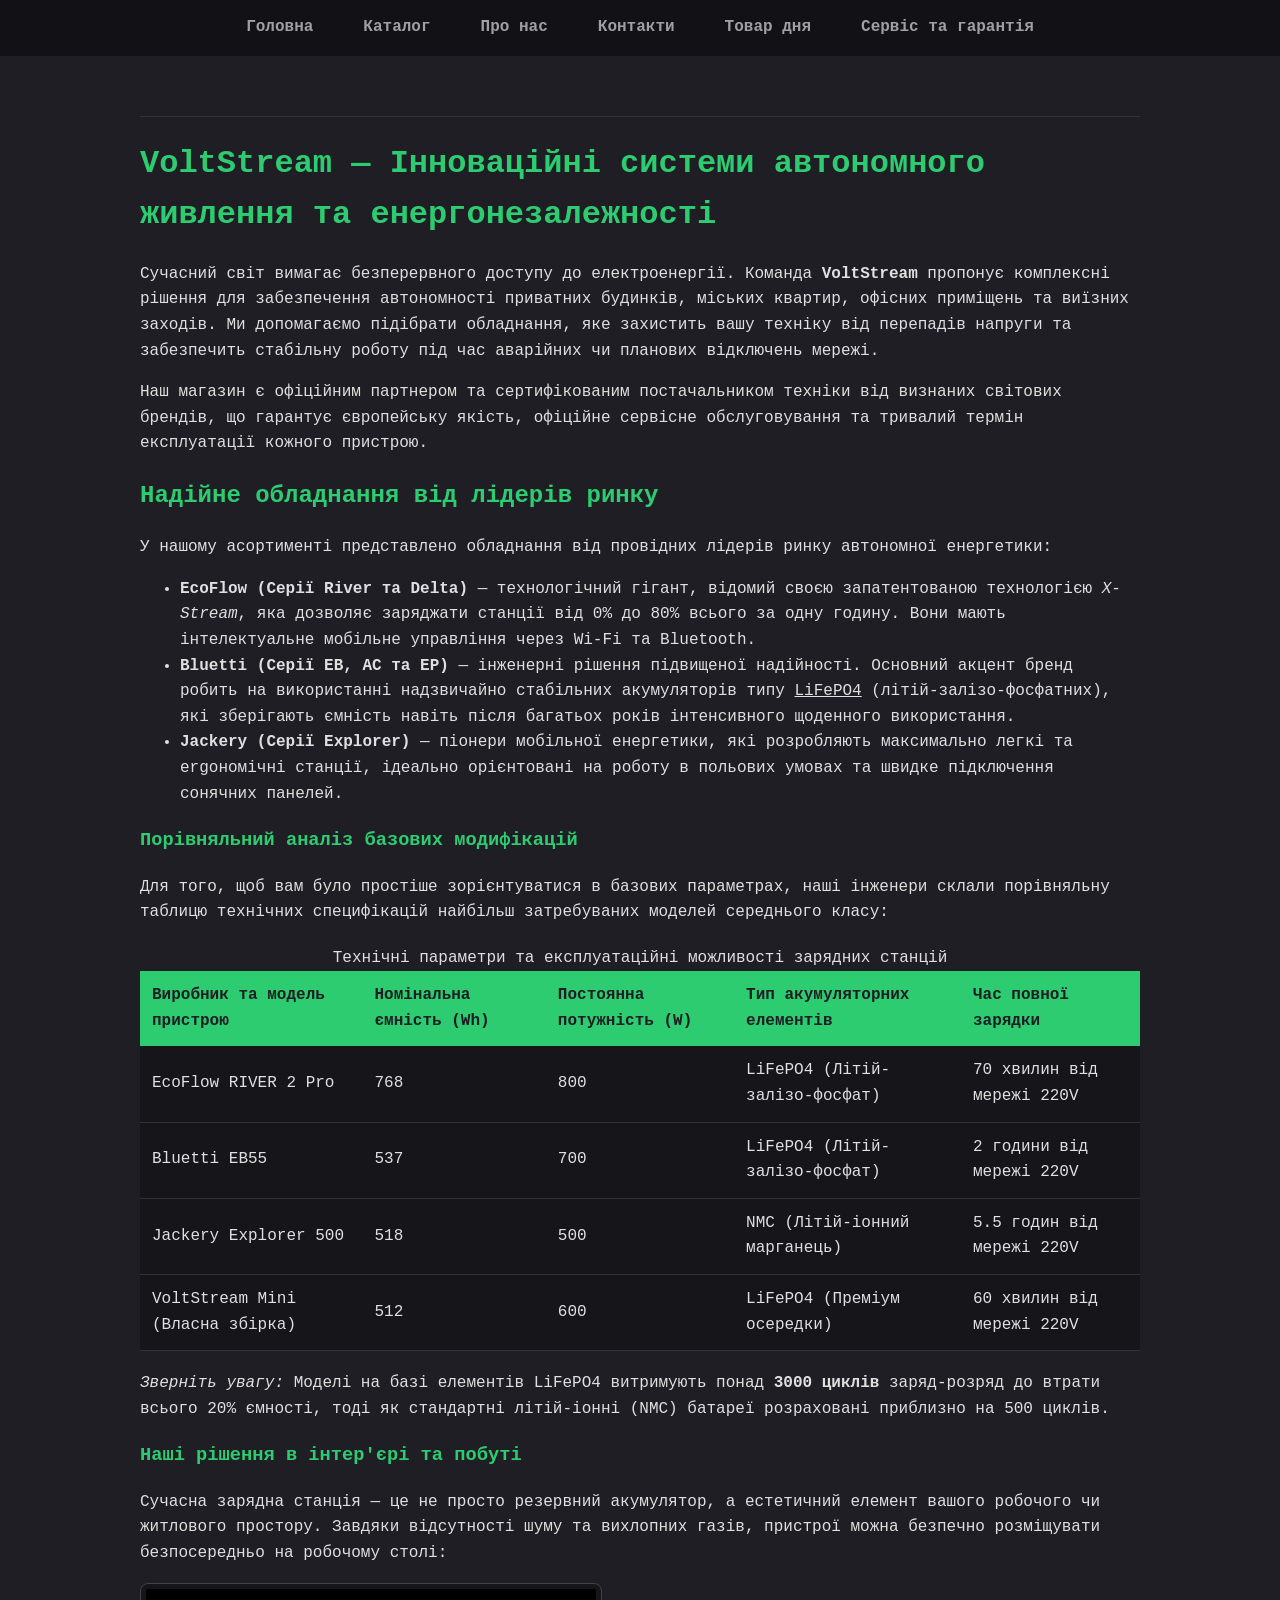
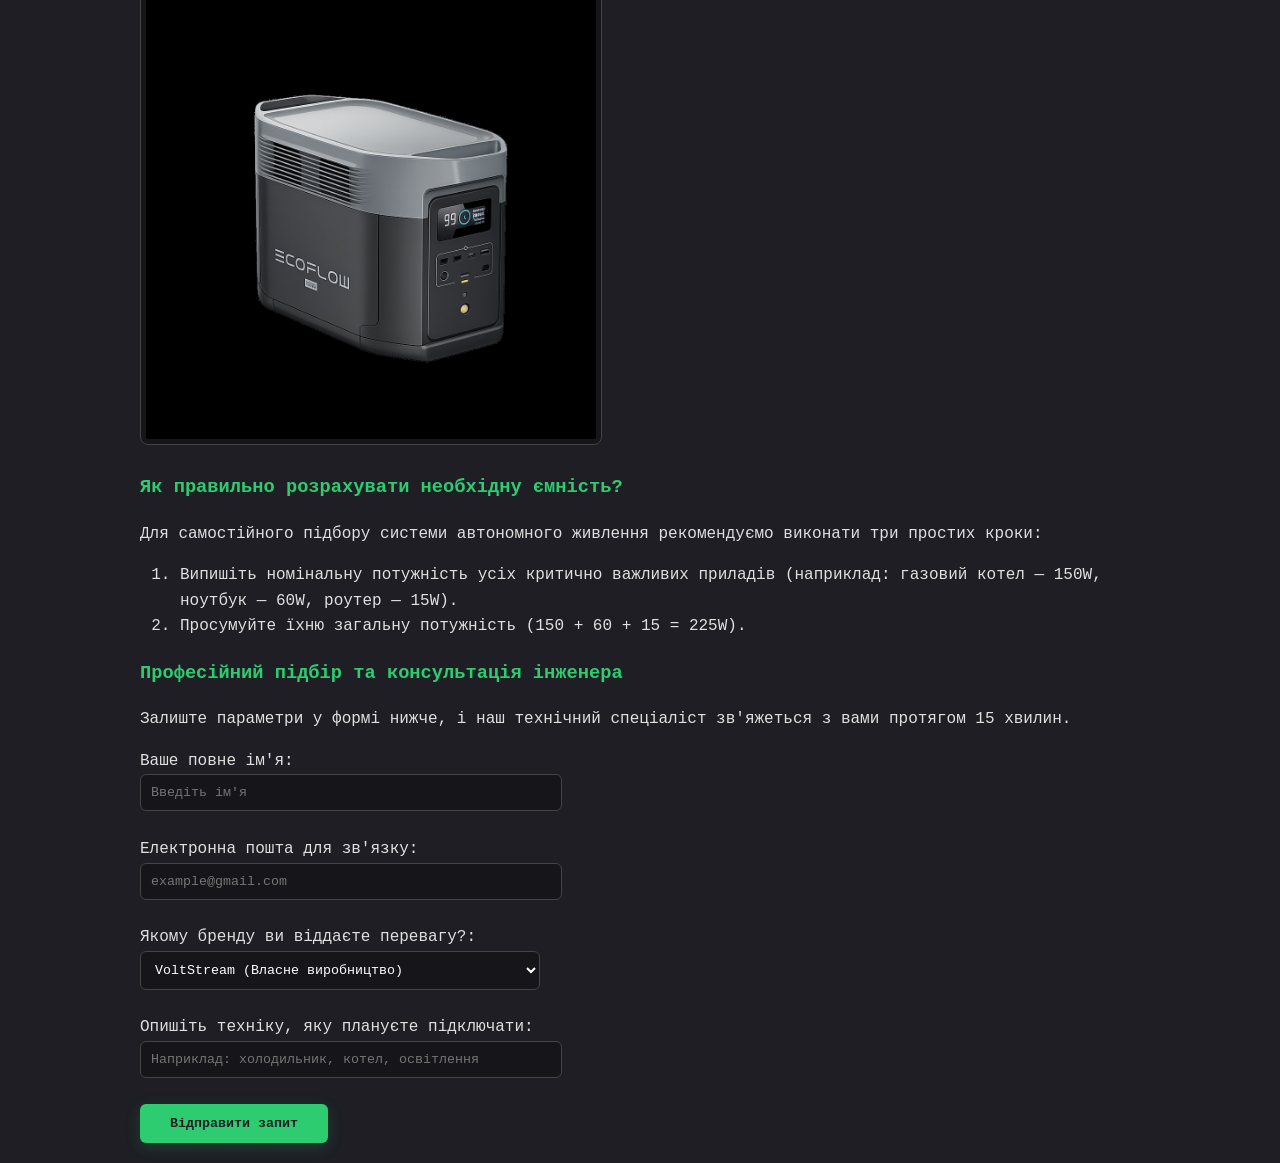
<file: index.html>
<!DOCTYPE html>
<html lang="uk">
<head>
    <meta charset="UTF-8">
    <link rel="stylesheet" href="style.css">
    <title>VoltStream — Головна сторінка</title>
</head>
<body>

    <nav class="nav-menu">
        <ul class="nav-list">
            <li><a href="index.html" class="nav-link">Головна</a></li>
            <li><a href="catalog.html" class="nav-link">Каталог</a></li>
            <li><a href="company.html" class="nav-link">Про нас</a></li>
            <li><a href="contacts.html" class="nav-link">Контакти</a></li>
            <li><a href="product.html" class="nav-link">Товар дня</a></li>
            <li><a href="service.html" class="nav-link">Сервіс та гарантія</a></li>
        </ul>
    </nav>
   
    <div class="container">

        <hr>

        <h1>VoltStream — Інноваційні системи автономного живлення та енергонезалежності</h1>
        
        <p>Сучасний світ вимагає безперервного доступу до електроенергії. Команда <strong>VoltStream</strong> пропонує комплексні рішення для забезпечення автономності приватних будинків, міських квартир, офісних приміщень та виїзних заходів. Ми допомагаємо підібрати обладнання, яке захистить вашу техніку від перепадів напруги та забезпечить стабільну роботу під час аварійних чи планових відключень мережі.</p>

        <p>Наш магазин є офіційним партнером та сертифікованим постачальником техніки від визнаних світових брендів, що гарантує європейську якість, офіційне сервісне обслуговування та тривалий термін експлуатації кожного пристрою.</p>

        <div>
            <h2>Надійне обладнання від лідерів ринку</h2>
            <p>У нашому асортименті представлено обладнання від провідних лідерів ринку автономної енергетики:</p>
            
            <ul>
                <li><strong>EcoFlow (Серії River та Delta)</strong> — технологічний гігант, відомий своєю запатентованою технологією <i>X-Stream</i>, яка дозволяє заряджати станції від 0% до 80% всього за одну годину. Вони мають інтелектуальне мобільне управління через Wi-Fi та Bluetooth.</li>
                <li><b>Bluetti (Серії EB, AC та EP)</b> — інженерні рішення підвищеної надійності. Основний акцент бренд робить на використанні надзвичайно стабільних акумуляторів типу <u>LiFePO4</u> (літій-залізо-фосфатних), які зберігають ємність навіть після багатьох років інтенсивного щоденного використання.</li>
                <li><b>Jackery (Серії Explorer)</b> — піонери мобільної енергетики, які розробляють максимально легкі та ergономічні станції, ідеально орієнтовані на роботу в польових умовах та швидке підключення сонячних панелей.</li>
            </ul>
        </div>

        <h3>Порівняльний аналіз базових модифікацій</h3>
        <p>Для того, щоб вам було простіше зорієнтуватися в базових параметрах, наші інженери склали порівняльну таблицю технічних специфікацій найбільш затребуваних моделей середнього класу:</p>

        <table class="tech-table">
            <caption>Технічні параметри та експлуатаційні можливості зарядних станцій</caption>
            <tr>
                <th>Виробник та модель пристрою</th>
                <th>Номінальна ємність (Wh)</th>
                <th>Постоянна потужність (W)</th>
                <th>Тип акумуляторних елементів</th>
                <th>Час повної зарядки</th>
            </tr>
            <tr>
                <td>EcoFlow RIVER 2 Pro</td>
                <td>768</td>
                <td>800</td>
                <td>LiFePO4 (Літій-залізо-фосфат)</td>
                <td>70 хвилин від мережі 220V</td>
            </tr>
            <tr>
                <td>Bluetti EB55</td>
                <td>537</td>
                <td>700</td>
                <td>LiFePO4 (Літій-залізо-фосфат)</td>
                <td>2 години від мережі 220V</td>
            </tr>
            <tr>
                <td>Jackery Explorer 500</td>
                <td>518</td>
                <td>500</td>
                <td>NMC (Літій-іонний марганець)</td>
                <td>5.5 годин від мережі 220V</td>
            </tr>
            <tr>
                <td>VoltStream Mini (Власна збірка)</td>
                <td>512</td>
                <td>600</td>
                <td>LiFePO4 (Преміум осередки)</td>
                <td>60 хвилин від мережі 220V</td>
            </tr>
        </table>

        <p><i>Зверніть увагу:</i> Моделі на базі елементів LiFePO4 витримують понад <b>3000 циклів</b> заряд-розряд до втрати всього 20% ємності, тоді як стандартні літій-іонні (NMC) батареї розраховані приблизно на 500 циклів.</p>

        <h3>Наші рішення в інтер'єрі та побуті</h3>
        <p>Сучасна зарядна станція — це не просто резервний акумулятор, а естетичний елемент вашого робочого чи житлового простору. Завдяки відсутності шуму та вихлопних газів, пристрої можна безпечно розміщувати безпосередньо на робочому столі:</p>
        
        <p>
            <img class="product-img" src="station.jpg" alt="Сучасна зарядна станція EcoFlow" width="450" />
        </p>

        <h3>Як правильно розрахувати необхідну ємність?</h3>
        <p>Для самостійного підбору системи автономного живлення рекомендуємо виконати три простих кроки:</p>
        <ol>
            <li>Випишіть номінальну потужність усіх критично важливих приладів (наприклад: газовий котел — 150W, ноутбук — 60W, роутер — 15W).</li>
            <li>Просумуйте їхню загальну потужність (150 + 60 + 15 = 225W).</li>
        </ol>

        <h3>Професійний підбір та консультація інженера</h3>
        <p>Залиште параметри у формі нижче, і наш технічний спеціаліст зв'яжеться з вами протягом 15 хвилин.</p>
        
        <form action="#" onsubmit="alert('Запит надіслано!')">
            <label for="userName">Ваше повне ім'я:</label><br>
            <input class="form-input" type="text" id="userName" name="userName" placeholder="Введіть ім'я" required><br><br>
            
            <label for="userEmail">Електронна пошта для зв'язку:</label><br>
            <input class="form-input" type="email" id="userEmail" name="userEmail" placeholder="example@gmail.com" required><br><br>
            
            <label for="userBrand">Якому бренду ви віддаєте перевагу?:</label><br>
            <select class="form-input" id="userBrand" name="userBrand">
                <option value="voltstream">VoltStream (Власне виробництво)</option>
                <option value="ecoflow">EcoFlow</option>
                <option value="bluetti">Bluetti</option>
                <option value="jackery">Jackery</option>
            </select><br><br>

            <label for="userDevice">Опишіть техніку, яку плануєте підключати:</label><br>
            <input class="form-input" type="text" id="userDevice" name="userDevice" placeholder="Наприклад: холодильник, котел, освітлення"><br><br>
            
            <button class="btn-submit" type="submit">Відправити запит</button>
        </form>

    </div>
</body>
</html>
</file>
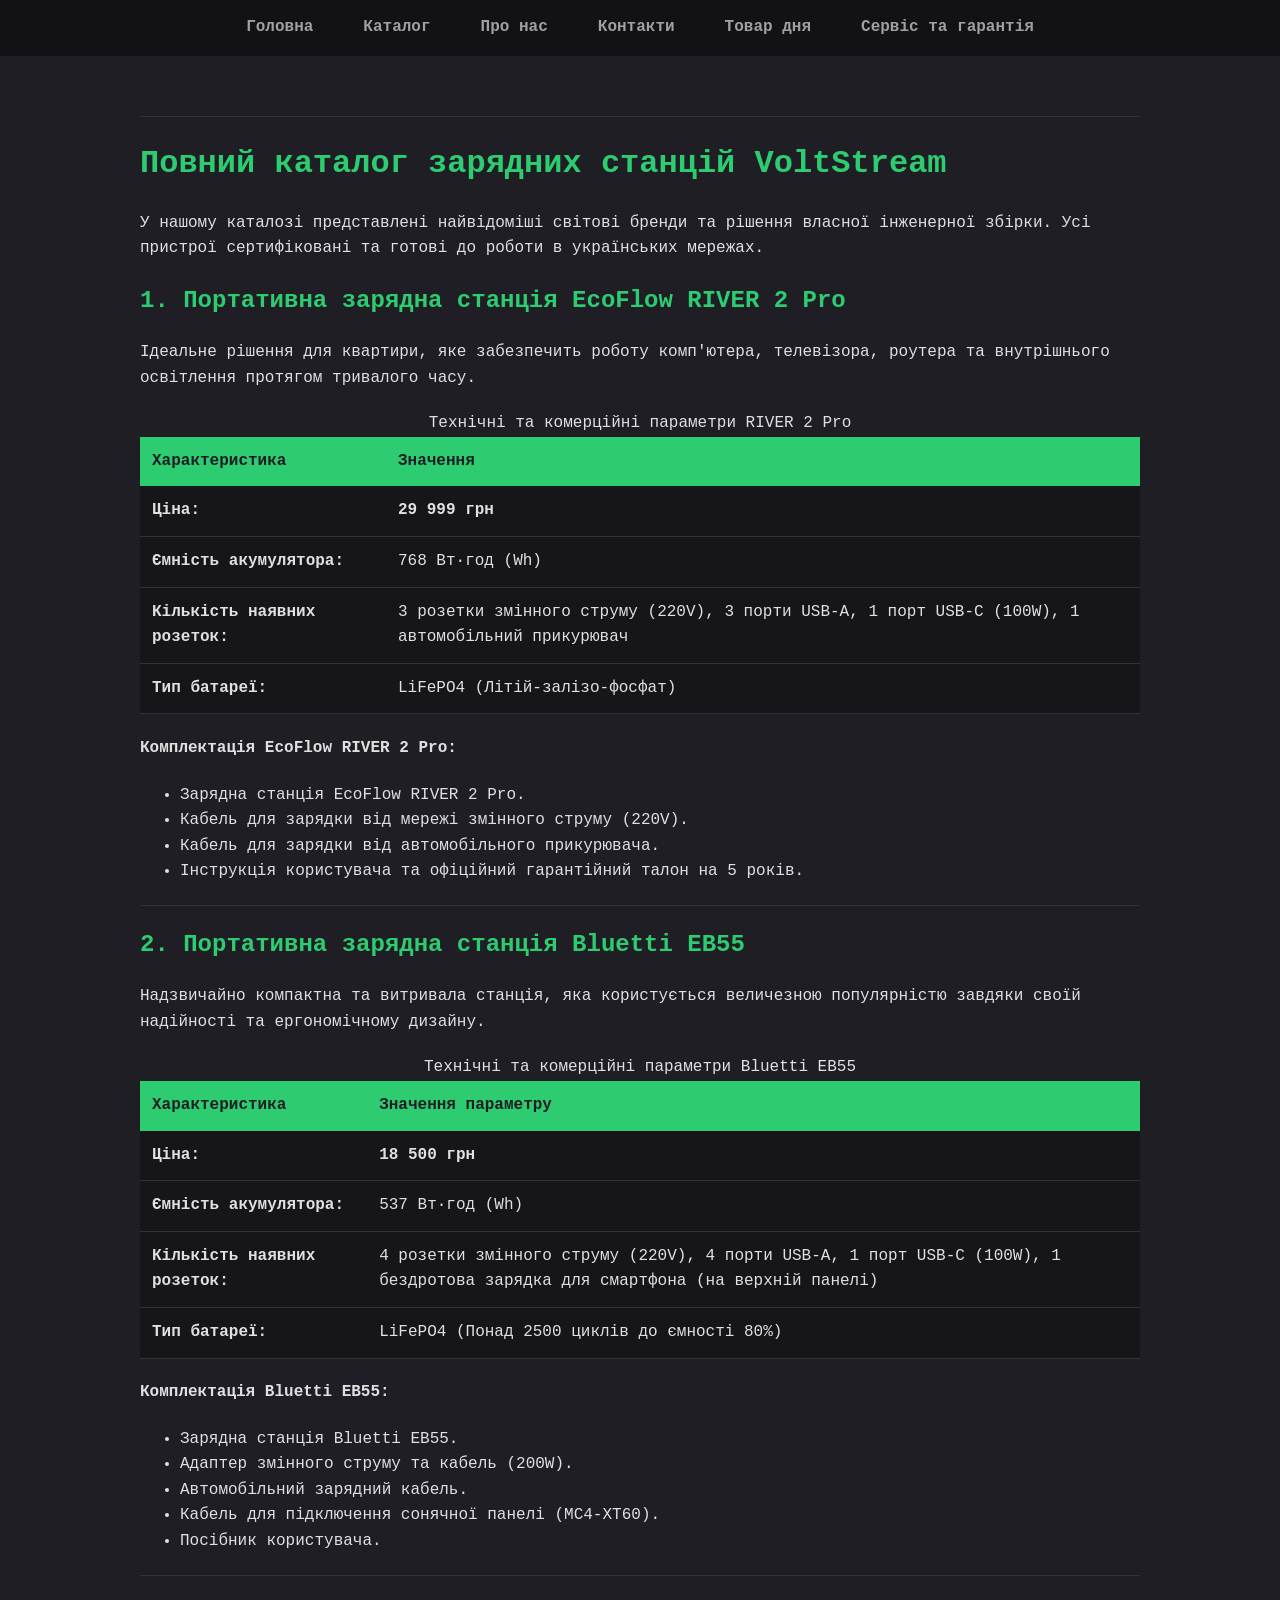
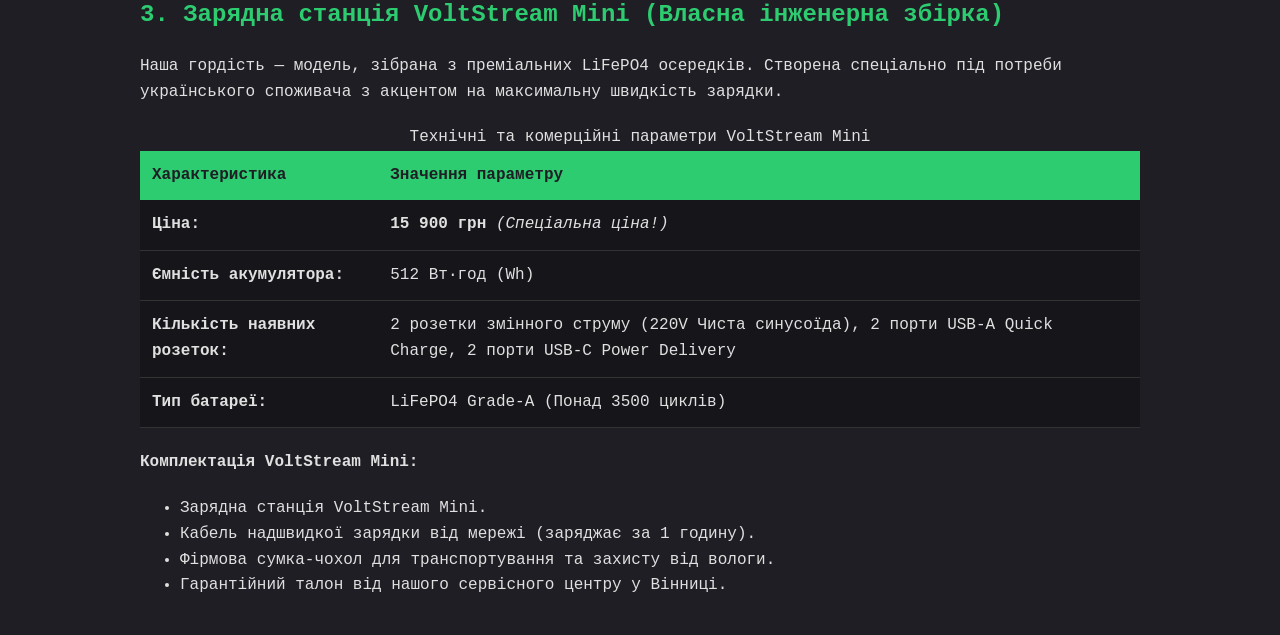
<file: catalog.html>
<!DOCTYPE html>
<html lang="uk">
<head>
    <meta charset="UTF-8">
    <link rel="stylesheet" href="style.css">
    <title>VoltStream — Каталог обладнання</title>
</head>
<body>

    <nav class="nav-menu">
        <ul class="nav-list">
            <li><a href="index.html" class="nav-link">Головна</a></li>
            <li><a href="catalog.html" class="nav-link">Каталог</a></li>
            <li><a href="company.html" class="nav-link">Про нас</a></li>
            <li><a href="contacts.html" class="nav-link">Контакти</a></li>
            <li><a href="product.html" class="nav-link">Товар дня</a></li>
            <li><a href="service.html" class="nav-link">Сервіс та гарантія</a></li>
        </ul>
    </nav>
    
    <div class="container">
        <hr>

        <h1>Повний каталог зарядних станцій VoltStream</h1>
        <p>У нашому каталозі представлені найвідоміші світові бренди та рішення власної інженерної збірки. Усі пристрої сертифіковані та готові до роботи в українських мережах.</p>

        <h2>1. Портативна зарядна станція EcoFlow RIVER 2 Pro</h2>
        <p>Ідеальне рішення для квартири, яке забезпечить роботу комп'ютера, телевізора, роутера та внутрішнього освітлення протягом тривалого часу.</p>
        
        <table class="tech-table">
            <caption>Технічні та комерційні параметри RIVER 2 Pro</caption>
            <tr>
                <th>Характеристика</th>
                <th>Значення</th>
            </tr>
            <tr>
                <td><strong>Ціна:</strong></td>
                <td><b>29 999 грн</b></td>
            </tr>
            <tr>
                <td><strong>Ємність акумулятора:</strong></td>
                <td>768 Вт·год (Wh)</td>
            </tr>
            <tr>
                <td><strong>Кількість наявних розеток:</strong></td>
                <td>3 розетки змінного струму (220V), 3 порти USB-A, 1 порт USB-C (100W), 1 автомобільний прикурювач</td>
            </tr>
            <tr>
                <td><strong>Тип батареї:</strong></td>
                <td>LiFePO4 (Літій-залізо-фосфат)</td>
            </tr>
        </table>

        <h4>Комплектація EcoFlow RIVER 2 Pro:</h4>
        <ul>
            <li>Зарядна станція EcoFlow RIVER 2 Pro.</li>
            <li>Кабель для зарядки від мережі змінного струму (220V).</li>
            <li>Кабель для зарядки від автомобільного прикурювача.</li>
            <li>Інструкція користувача та офіційний гарантійний талон на 5 років.</li>
        </ul>
        
        <hr>

        <h2>2. Портативна зарядна станція Bluetti EB55</h2>
        <p>Надзвичайно компактна та витривала станція, яка користується величезною популярністю завдяки своїй надійності та ергономічному дизайну.</p>
        
        <table class="tech-table">
            <caption>Технічні та комерційні параметри Bluetti EB55</caption>
            <tr>
                <th>Характеристика</th>
                <th>Значення параметру</th>
            </tr>
            <tr>
                <td><strong>Ціна:</strong></td>
                <td><b>18 500 грн</b></td>
            </tr>
            <tr>
                <td><strong>Ємність акумулятора:</strong></td>
                <td>537 Вт·год (Wh)</td>
            </tr>
            <tr>
                <td><strong>Кількість наявних розеток:</strong></td>
                <td>4 розетки змінного струму (220V), 4 порти USB-A, 1 порт USB-C (100W), 1 бездротова зарядка для смартфона (на верхній панелі)</td>
            </tr>
            <tr>
                <td><strong>Тип батареї:</strong></td>
                <td>LiFePO4 (Понад 2500 циклів до ємності 80%)</td>
            </tr>
        </table>

        <h4>Комплектація Bluetti EB55:</h4>
        <ul>
            <li>Зарядна станція Bluetti EB55.</li>
            <li>Адаптер змінного струму та кабель (200W).</li>
            <li>Автомобільний зарядний кабель.</li>
            <li>Кабель для підключення сонячної панелі (MC4-XT60).</li>
            <li>Посібник користувача.</li>
        </ul>

        <hr>

        <h2>3. Зарядна станція VoltStream Mini (Власна інженерна збірка)</h2>
        <p>Наша гордість — модель, зібрана з преміальних LiFePO4 осередків. Створена спеціально під потреби українського споживача з акцентом на максимальну швидкість зарядки.</p>
        
        <table class="tech-table">
            <caption>Технічні та комерційні параметри VoltStream Mini</caption>
            <tr>
                <th>Характеристика</th>
                <th>Значення параметру</th>
            </tr>
            <tr>
                <td><strong>Ціна:</strong></td>
                <td><b>15 900 грн</b> <i>(Спеціальна ціна!)</i></td>
            </tr>
            <tr>
                <td><strong>Ємність акумулятора:</strong></td>
                <td>512 Вт·год (Wh)</td>
            </tr>
            <tr>
                <td><strong>Кількість наявних розеток:</strong></td>
                <td>2 розетки змінного струму (220V Чиста синусоїда), 2 порти USB-A Quick Charge, 2 порти USB-C Power Delivery</td>
            </tr>
            <tr>
                <td><strong>Тип батареї:</strong></td>
                <td>LiFePO4 Grade-A (Понад 3500 циклів)</td>
            </tr>
        </table>

        <h4>Комплектація VoltStream Mini:</h4>
        <ul>
            <li>Зарядна станція VoltStream Mini.</li>
            <li>Кабель надшвидкої зарядки від мережі (заряджає за 1 годину).</li>
            <li>Фірмова сумка-чохол для транспортування та захисту від вологи.</li>
            <li>Гарантійний талон від нашого сервісного центру у Вінниці.</li>
        </ul>
    </div>
</body>
</html>
</file>
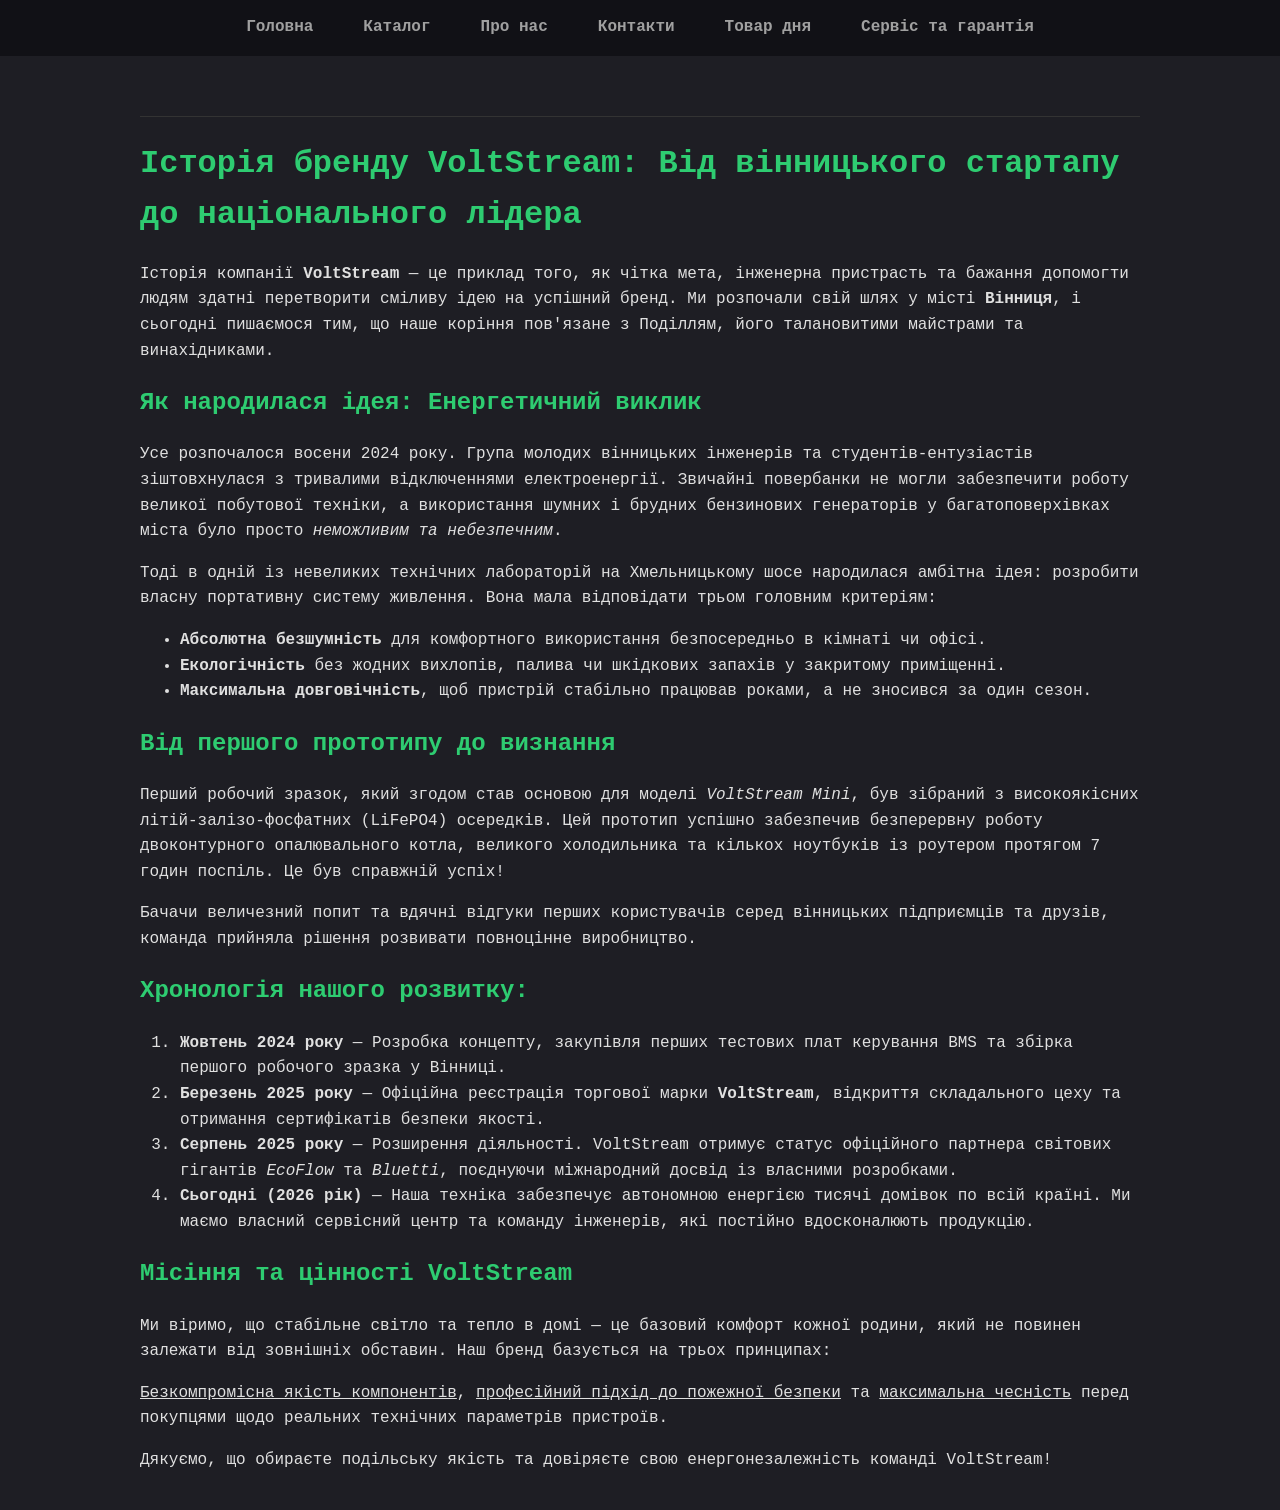
<file: company.html>
<!DOCTYPE html>
<html lang="uk">
<head>
    <meta charset="UTF-8">
    <link rel="stylesheet" href="style.css">
    <title>VoltStream — Про компанію</title>
</head>
<body>

    <nav class="nav-menu">
        <ul class="nav-list">
            <li><a href="index.html" class="nav-link">Головна</a></li>
            <li><a href="catalog.html" class="nav-link">Каталог</a></li>
            <li><a href="company.html" class="nav-link">Про нас</a></li>
            <li><a href="contacts.html" class="nav-link">Контакти</a></li>
            <li><a href="product.html" class="nav-link">Товар дня</a></li>
            <li><a href="service.html" class="nav-link">Сервіс та гарантія</a></li>
        </ul>
    </nav>
    
    <div class="container">
        <hr>

        <h1>Історія бренду VoltStream: Від вінницького стартапу до національного лідера</h1>
        
        <p>Історія компанії <strong>VoltStream</strong> — це приклад того, як чітка мета, інженерна пристрасть та бажання допомогти людям здатні перетворити сміливу ідею на успішний бренд. Ми розпочали свій шлях у місті <b>Вінниця</b>, і сьогодні пишаємося тим, що наше коріння пов'язане з Поділлям, його талановитими майстрами та винахідниками.</p>

        <h2>Як народилася ідея: Енергетичний виклик</h2>
        <p>Усе розпочалося восени 2024 року. Група молодих вінницьких інженерів та студентів-ентузіастів зіштовхнулася з тривалими відключеннями електроенергії. Звичайні повербанки не могли забезпечити роботу великої побутової техніки, а використання шумних і брудних бензинових генераторів у багатоповерхівках міста було просто <em>неможливим та небезпечним</em>.</p>
        
        <p>Тоді в одній із невеликих технічних лабораторій на Хмельницькому шосе народилася амбітна ідея: розробити власну портативну систему живлення. Вона мала відповідати трьом головним критеріям:</p>
        <ul>
            <li><b>Абсолютна безшумність</b> для комфортного використання безпосередньо в кімнаті чи офісі.</li>
            <li><b>Екологічність</b> без жодних вихлопів, палива чи шкідкових запахів у закритому приміщенні.</li>
            <li><b>Максимальна довговічність</b>, щоб пристрій стабільно працював роками, а не зносився за один сезон.</li>
        </ul>

        <h2>Від першого прототипу до визнання</h2>
        <p>Перший робочий зразок, який згодом став основою для моделі <i>VoltStream Mini</i>, був зібраний з високоякісних літій-залізо-фосфатних (LiFePO4) осередків. Цей прототип успішно забезпечив безперервну роботу двоконтурного опалювального котла, великого холодильника та кількох ноутбуків із роутером протягом 7 годин поспіль. Це був справжній успіх!</p>
        
        <p>Бачачи величезний попит та вдячні відгуки перших користувачів серед вінницьких підприємців та друзів, команда прийняла рішення розвивати повноцінне виробництво.</p>

        <h2>Хронологія нашого розвитку:</h2>
        <ol>
            <li><strong>Жовтень 2024 року</strong> — Розробка концепту, закупівля перших тестових плат керування BMS та збірка першого робочого зразка у Вінниці.</li>
            <li><strong>Березень 2025 року</strong> — Офіційна реєстрація торгової марки <b>VoltStream</b>, відкриття складального цеху та отримання сертифікатів безпеки якості.</li>
            <li><strong>Серпень 2025 року</strong> — Розширення діяльності. VoltStream отримує статус офіційного партнера світових гігантів <i>EcoFlow</i> та <i>Bluetti</i>, поєднуючи міжнародний досвід із власними розробками.</li>
            <li><strong>Сьогодні (2026 рік)</strong> — Наша техніка забезпечує автономною енергією тисячі домівок по всій країні. Ми маємо власний сервісний центр та команду інженерів, які постійно вдосконалюють продукцію.</li>
        </ol>

        <h2>Місіння та цінності VoltStream</h2>
        <div>
            <p>Ми віримо, що стабільне світло та тепло в домі — це базовий комфорт кожної родини, який не повинен залежати від зовнішніх обставин. Наш бренд базується на трьох принципах:</p>
            <p><u>Безкомпромісна якість компонентів</u>, <u>професійний підхід до пожежної безпеки</u> та <u>максимальна чесність</u> перед покупцями щодо реальних технічних параметрів пристроїв.</p>
        </div>

        <p>Дякуємо, що обираєте подільську якість та довіряєте свою енергонезалежність команді VoltStream!</p>
    </div>
</body>
</html>
</file>
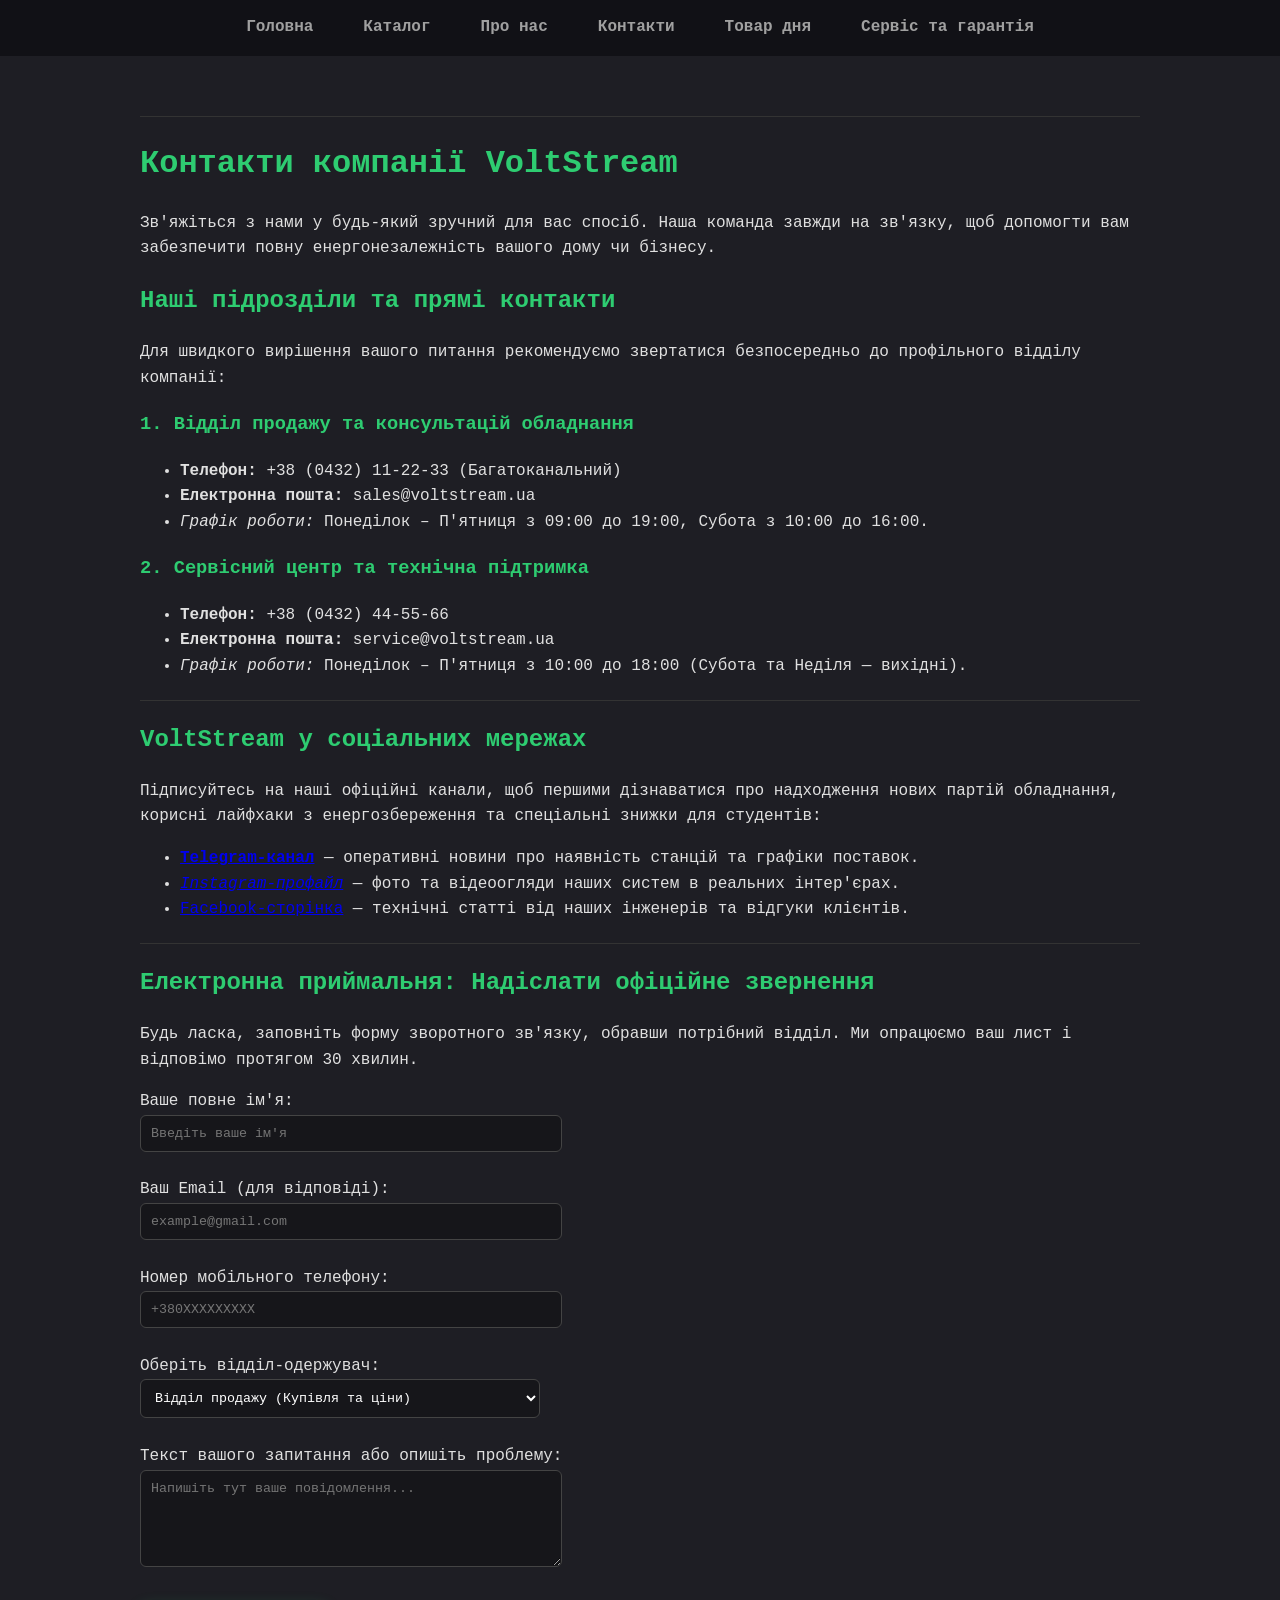
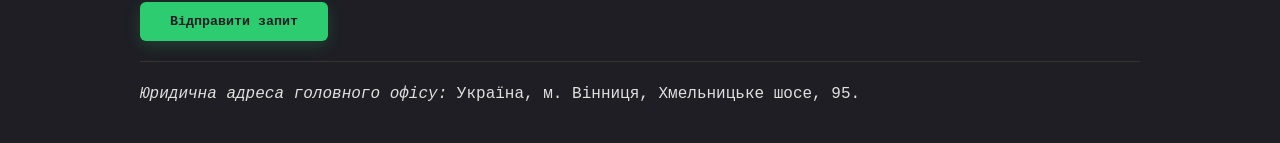
<file: contacts.html>
<!DOCTYPE html>
<html lang="uk">
<head>
    <meta charset="UTF-8">
    <link rel="stylesheet" href="style.css">
    <title>VoltStream — Контакти та зворотний зв'язок</title>
</head>
<body>

    <nav class="nav-menu">
        <ul class="nav-list">
            <li><a href="index.html" class="nav-link">Головна</a></li>
            <li><a href="catalog.html" class="nav-link">Каталог</a></li>
            <li><a href="company.html" class="nav-link">Про нас</a></li>
            <li><a href="contacts.html" class="nav-link">Контакти</a></li>
            <li><a href="product.html" class="nav-link">Товар дня</a></li>
            <li><a href="service.html" class="nav-link">Сервіс та гарантія</a></li>
        </ul>
    </nav>
   
    <div class="container">
        <hr>

        <h1>Контакти компанії VoltStream</h1>
        <p>Зв'яжіться з нами у будь-який зручний для вас спосіб. Наша команда завжди на зв'язку, щоб допомогти вам забезпечити повну енергонезалежність вашого дому чи бізнесу.</p>

        <div>
            <h2>Наші підрозділи та прямі контакти</h2>
            <p>Для швидкого вирішення вашого питання рекомендуємо звертатися безпосередньо до профільного відділу компанії:</p>
            
            <h3>1. Відділ продажу та консультацій обладнання</h3>
            <ul>
                <li><strong>Телефон:</strong> +38 (0432) 11-22-33 (Багатоканальний)</li>
                <li><b>Електронна пошта:</b> sales@voltstream.ua</li>
                <li><em>Графік роботи:</em> Понеділок – П'ятниця з 09:00 до 19:00, Субота з 10:00 до 16:00.</li>
            </ul>

            <h3>2. Сервісний центр та технічна підтримка</h3>
            <ul>
                <li><strong>Телефон:</strong> +38 (0432) 44-55-66</li>
                <li><b>Електронна пошта:</b> service@voltstream.ua</li>
                <li><em>Графік роботи:</em> Понеділок – П'ятниця з 10:00 до 18:00 (Субота та Неділя — вихідні).</li>
            </ul>
        </div>

        <hr>

        <div>
            <h2>VoltStream у соціальних мережах</h2>
            <p>Підписуйтесь на наші офіційні канали, щоб першими дізнаватися про надходження нових партій обладнання, корисні лайфхаки з енергозбереження та спеціальні знижки для студентів:</p>
            <ul>
                <li><a href="https://t.me/" target="_blank"><b>Telegram-канал</b></a> — оперативні новини про наявність станцій та графіки поставок.</li>
                <li><a href="https://instagram.com/" target="_blank"><i>Instagram-профайл</i></a> — фото та відеоогляди наших систем в реальних інтер'єрах.</li>
                <li><a href="https://facebook.com/" target="_blank"><u>Facebook-сторінка</u></a> — технічні статті від наших інженерів та відгуки клієнтів.</li>
            </ul>
        </div>

        <hr>

        <h2>Електронна приймальня: Надіслати офіційне звернення</h2>
        <p>Будь ласка, заповніть форму зворотного зв'язку, обравши потрібний відділ. Ми опрацюємо ваш лист і відповімо протягом 30 хвилин.</p>

        <form action="#" onsubmit="alert('Запит надіслано!')">
            
            <label for="clientName">Ваше повне ім'я:</label><br>
            <input class="form-input" type="text" id="clientName" name="clientName" placeholder="Введіть ваше ім'я" required><br><br>
            
            <label for="clientEmail">Ваш Email (для відповіді):</label><br>
            <input class="form-input" type="email" id="clientEmail" name="clientEmail" placeholder="example@gmail.com" required><br><br>
            
            <label for="clientPhone">Номер мобільного телефону:</label><br>
            <input class="form-input" type="tel" id="clientPhone" name="clientPhone" placeholder="+380XXXXXXXXX" required><br><br>
            
            <label for="targetDepartment">Оберіть відділ-одержувач:</label><br>
            <select class="form-input" id="targetDepartment" name="targetDepartment">
                <option value="sales_dept">Відділ продажу (Купівля та ціни)</option>
                <option value="service_dept">Сервісний центр (Техпідтримка та ремонт)</option>
                <option value="cooperation">Співпраця та опт</option>
            </select><br><br>
            
            <label for="clientMessage">Текст вашого запитання або опишіть проблему:</label><br>
            <textarea class="form-input" id="clientMessage" name="clientMessage" rows="5" cols="40" placeholder="Напишіть тут ваше повідомлення..." required></textarea><br><br>
            
            <button class="btn-submit" type="submit">Відправити запит</button>
        </form>

        <hr>
        <p><i>Юридична адреса головного офісу:</i> Україна, м. Вінниця, Хмельницьке шосе, 95.</p>
    </div>
</body>
</html>
</file>
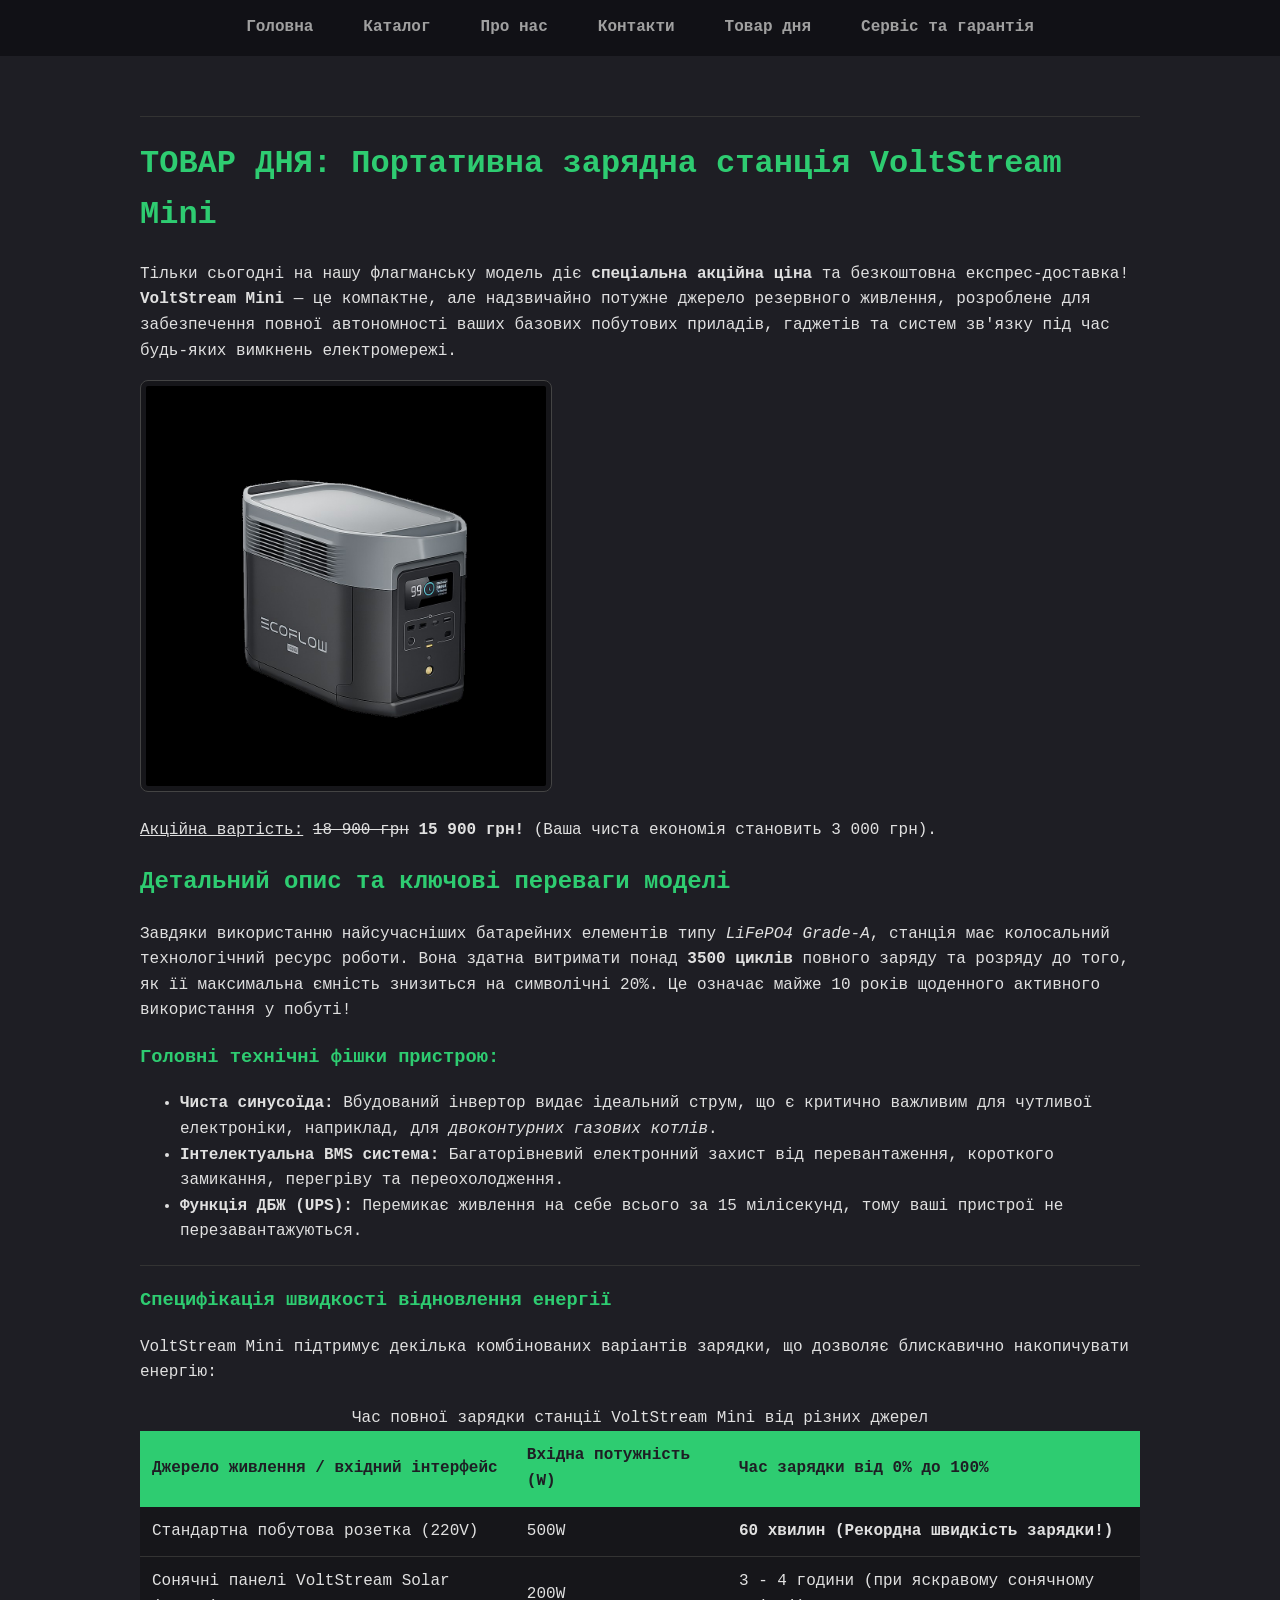
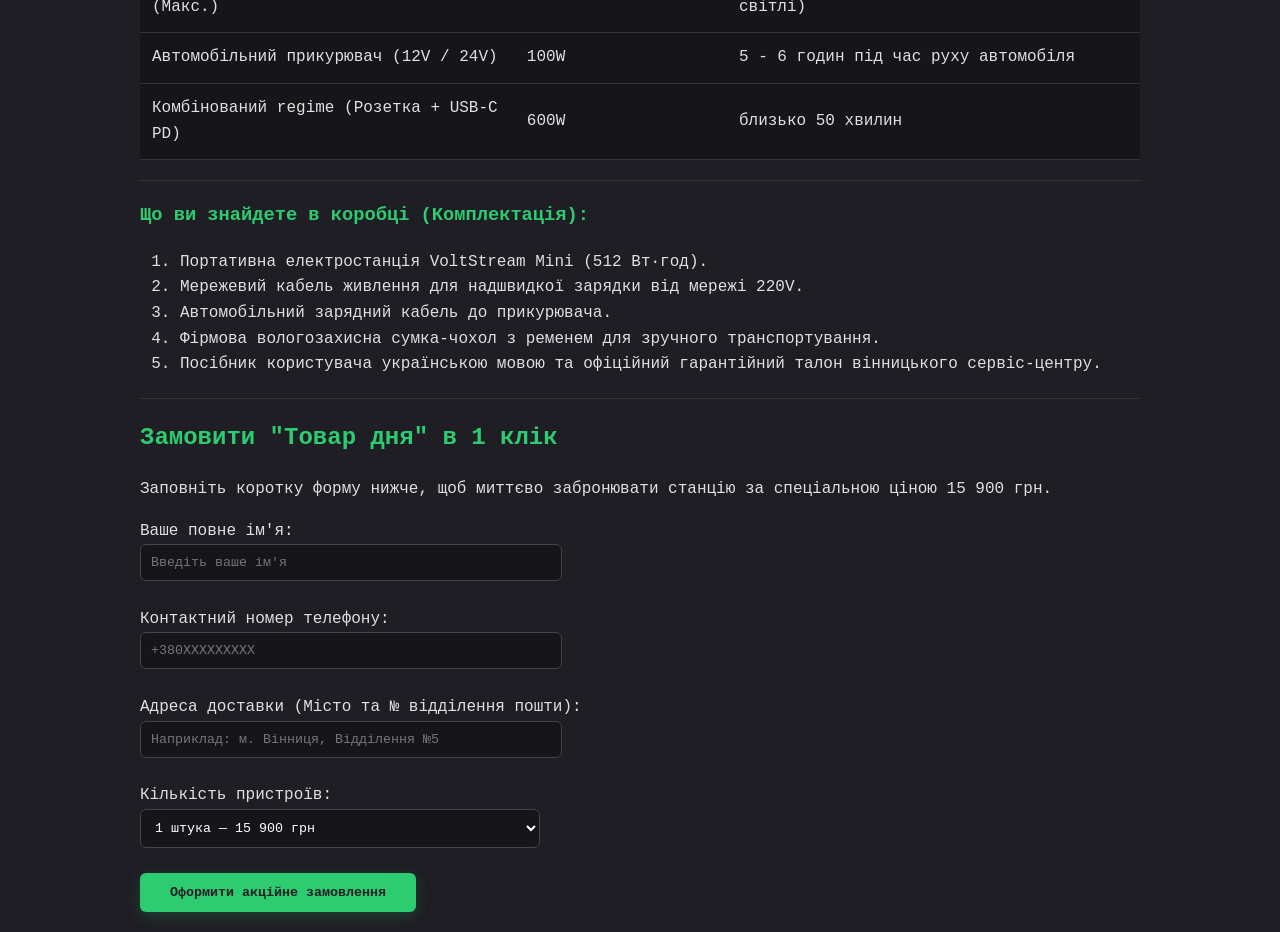
<file: product.html>
<!DOCTYPE html>
<html lang="uk">
<head>
    <meta charset="UTF-8">
    <link rel="stylesheet" href="style.css">
    <title>VoltStream — Товар дня (VoltStream Mini)</title>
</head>
<body>

    <nav class="nav-menu">
        <ul class="nav-list">
            <li><a href="index.html" class="nav-link">Головна</a></li>
            <li><a href="catalog.html" class="nav-link">Каталог</a></li>
            <li><a href="company.html" class="nav-link">Про нас</a></li>
            <li><a href="contacts.html" class="nav-link">Контакти</a></li>
            <li><a href="product.html" class="nav-link">Товар дня</a></li>
            <li><a href="service.html" class="nav-link">Сервіс та гарантія</a></li>
        </ul>
    </nav>
    
    <div class="container">
        <hr>

        <h1> ТОВАР ДНЯ: Портативна зарядна станція VoltStream Mini</h1>
        <p>Тільки сьогодні на нашу флагманську модель діє <strong>спеціальна акційна ціна</strong> та безкоштовна експрес-доставка! <b>VoltStream Mini</b> — це компактне, але надзвичайно потужне джерело резервного живлення, розроблене для забезпечення повної автономності ваших базових побутових приладів, гаджетів та систем зв'язку під час будь-яких вимкнень електромережі.</p>

        <p>
            <img class="product-img" src="station.jpg" alt="Зарядна станція VoltStream Mini у роботі" width="400" />
        </p>

        <p><u>Акційна вартість:</u> <del>18 900 грн</del> <b>15 900 грн!</b> (Ваша чиста економія становить 3 000 грн).</p>

        <div>
            <h2>Детальний опис та ключові переваги моделі</h2>
            <p>Завдяки використанню найсучасніших батарейних елементів типу <i>LiFePO4 Grade-A</i>, станція має колосальний технологічний ресурс роботи. Вона здатна витримати понад <b>3500 циклів</b> повного заряду та розряду до того, як її максимальна ємність знизиться на символічні 20%. Це означає майже 10 років щоденного активного використання у побуті!</p>
            
            <h3>Головні технічні фішки пристрою:</h3>
            <ul>
                <li><strong>Чиста синусоїда:</strong> Вбудований інвертор видає ідеальний струм, що є критично важливим для чутливої електроніки, наприклад, для <i>двоконтурних газових котлів</i>.</li>
                <li><strong>Інтелектуальна BMS система:</strong> Багаторівневий електронний захист від перевантаження, короткого замикання, перегріву та переохолодження.</li>
                <li><strong>Функція ДБЖ (UPS):</strong> Перемикає живлення на себе всього за 15 мілісекунд, тому ваші пристрої не перезавантажуються.</li>
            </ul>
        </div>

        <hr>

        <h3>Специфікація швидкості відновлення енергії</h3>
        <p>VoltStream Mini підтримує декілька комбінованих варіантів зарядки, що дозволяє блискавично накопичувати енергію:</p>
        
        <table class="tech-table">
            <caption>Час повної зарядки станції VoltStream Mini від різних джерел</caption>
            <tr>
                <th>Джерело живлення / вхідний інтерфейс</th>
                <th>Вхідна потужність (W)</th>
                <th>Час зарядки від 0% до 100%</th>
            </tr>
            <tr>
                <td>Стандартна побутова розетка (220V)</td>
                <td>500W</td>
                <td><strong>60 хвилин (Рекордна швидкість зарядки!)</strong></td>
            </tr>
            <tr>
                <td>Сонячні панелі VoltStream Solar (Макс.)</td>
                <td>200W</td>
                <td>3 - 4 години (при яскравому сонячному світлі)</td>
            </tr>
            <tr>
                <td>Автомобільний прикурювач (12V / 24V)</td>
                <td>100W</td>
                <td>5 - 6 годин під час руху автомобіля</td>
            </tr>
            <tr>
                <td>Комбінований regime (Розетка + USB-C PD)</td>
                <td>600W</td>
                <td>близько 50 хвилин</td>
            </tr>
        </table>

        <hr>

        <h3>Що ви знайдете в коробці (Комплектація):</h3>
        <ol>
            <li>Портативна електростанція VoltStream Mini (512 Вт·год).</li>
            <li>Мережевий кабель живлення для надшвидкої зарядки від мережі 220V.</li>
            <li>Автомобільний зарядний кабель до прикурювача.</li>
            <li>Фірмова вологозахисна сумка-чохол з ременем для зручного транспортування.</li>
            <li>Посібник користувача українською мовою та офіційний гарантійний талон вінницького сервіс-центру.</li>
        </ol>

        <hr>

        <h2>Замовити "Товар дня" в 1 клік</h2>
        <p>Заповніть коротку форму нижче, щоб миттєво забронювати станцію за спеціальною ціною 15 900 грн.</p>

        <form action="#" onsubmit="alert('Дякуємо за замовлення! Товар дня успішно заброньовано за акційною ціною. Наш менеджер зв\'яжеться з вами протягом кількох хвилин для підтвердження доставки.')">
            <label for="orderName">Ваше повне ім'я:</label><br>
            <input class="form-input" type="text" id="orderName" name="orderName" placeholder="Введіть ваше ім'я" required><br><br>
            
            <label for="orderPhone">Контактний номер телефону:</label><br>
            <input class="form-input" type="tel" id="orderPhone" name="orderPhone" placeholder="+380XXXXXXXXX" required><br><br>
            
            <label for="deliveryAddress">Адреса доставки (Місто та № відділення пошти):</label><br>
            <input class="form-input" type="text" id="deliveryAddress" name="deliveryAddress" placeholder="Наприклад: м. Вінниця, Відділення №5" required><br><br>
            
            <label for="orderQty">Кількість пристроїв:</label><br>
            <select class="form-input" id="orderQty" name="orderQty">
                <option value="1">1 штука — 15 900 грн</option>
                <option value="2">2 штуки — 31 800 грн</option>
                <option value="3">3 штуки — 47 700 грн</option>
            </select><br><br>

            <button class="btn-submit" type="submit"> Оформити акційне замовлення</button>
        </form>
    </div>
</body>
</html>
</file>
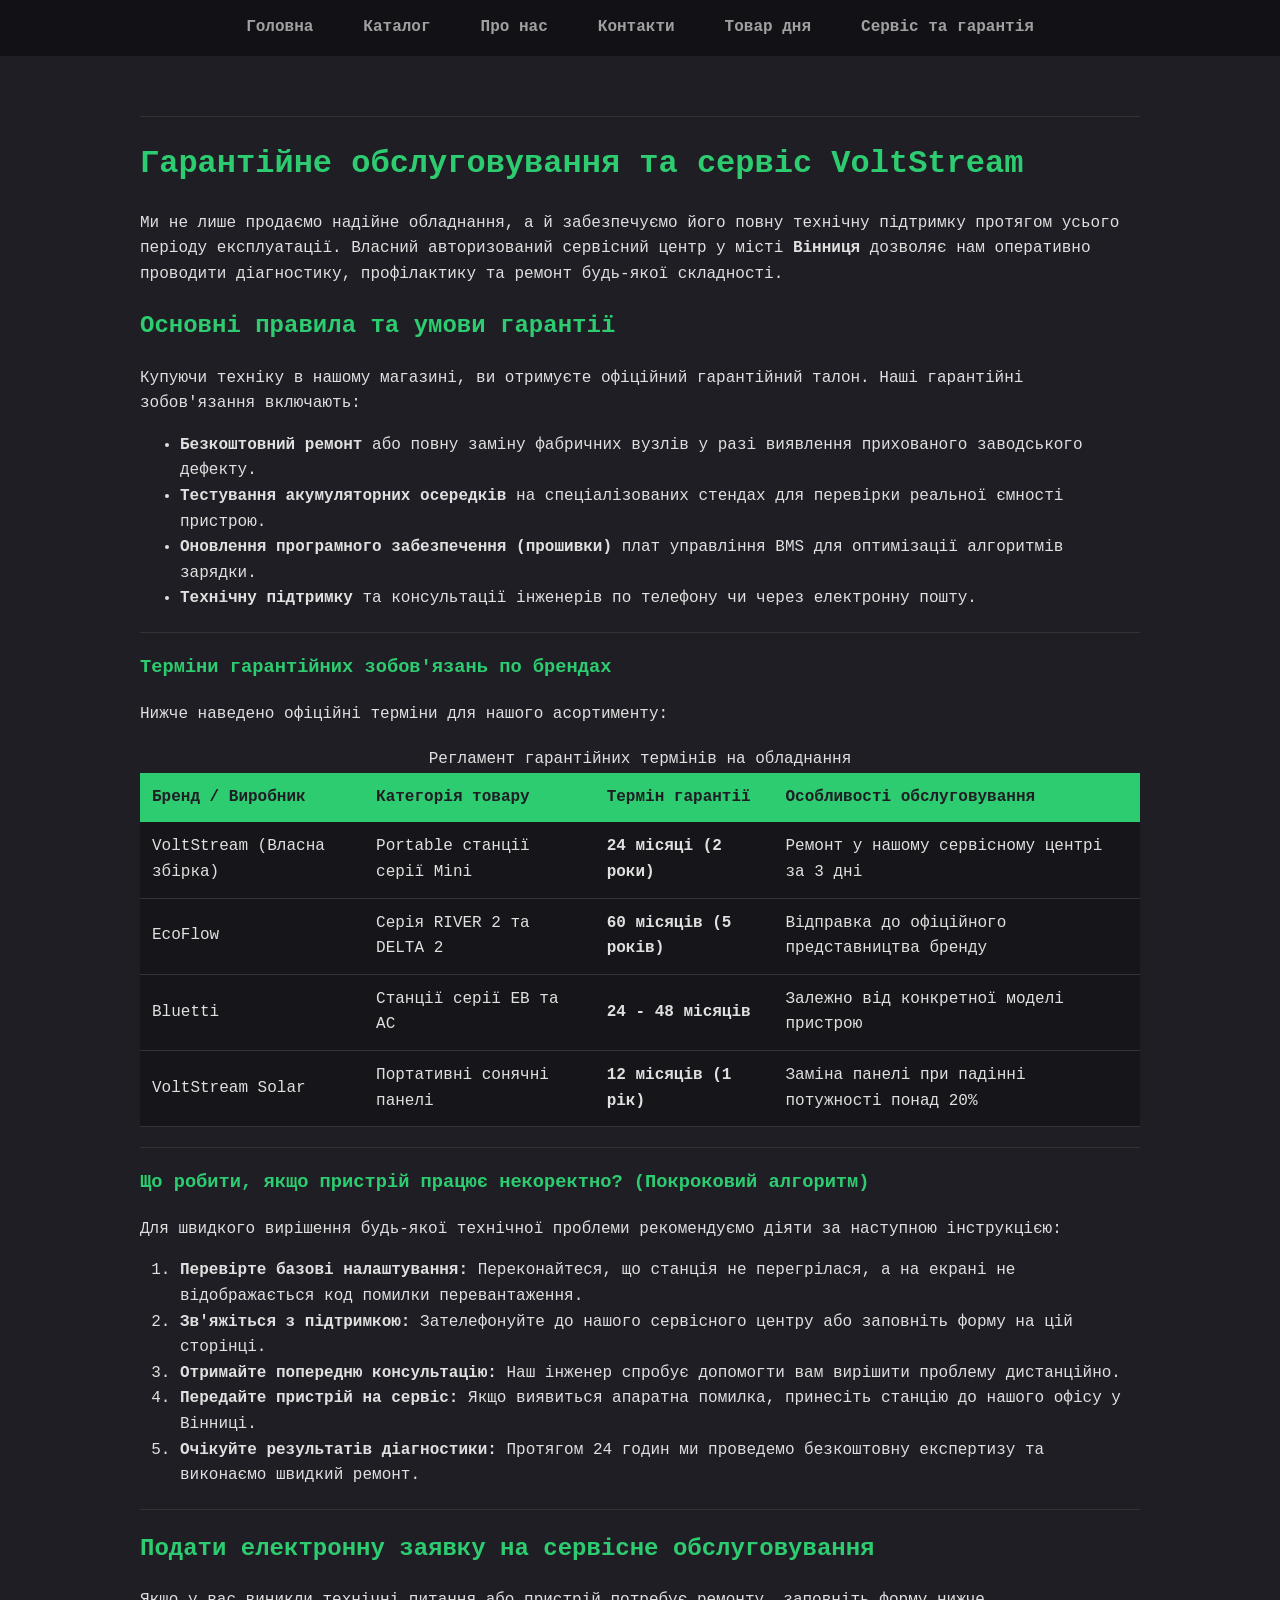
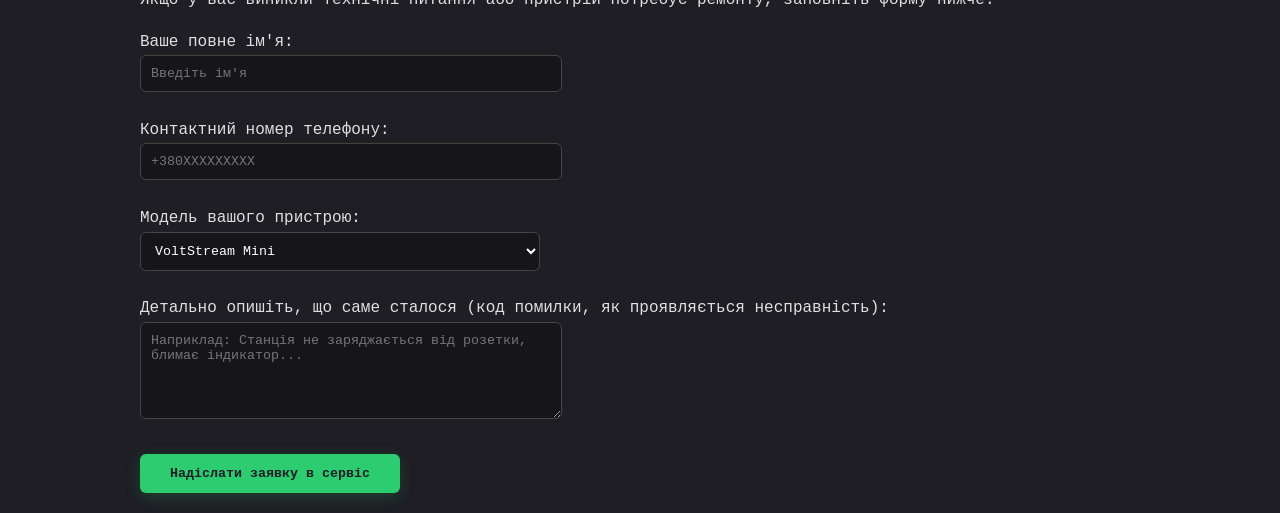
<file: service.html>
<!DOCTYPE html>
<html lang="uk">
<head>
    <meta charset="UTF-8">
    <link rel="stylesheet" href="style.css">
    <title>VoltStream — Сервіс та гарантія</title>
</head>
<body>

    <nav class="nav-menu">
        <ul class="nav-list">
            <li><a href="index.html" class="nav-link">Головна</a></li>
            <li><a href="catalog.html" class="nav-link">Каталог</a></li>
            <li><a href="company.html" class="nav-link">Про нас</a></li>
            <li><a href="contacts.html" class="nav-link">Контакти</a></li>
            <li><a href="product.html" class="nav-link">Товар дня</a></li>
            <li><a href="service.html" class="nav-link">Сервіс та гарантія</a></li>
        </ul>
    </nav>
    
    <div class="container">
        <hr>

        <h1>Гарантійне обслуговування та сервіс VoltStream</h1>
        <p>Ми не лише продаємо надійне обладнання, а й забезпечуємо його повну технічну підтримку протягом усього періоду експлуатації. Власний авторизований сервісний центр у місті <b>Вінниця</b> дозволяє нам оперативно проводити діагностику, профілактику та ремонт будь-якої складності.</p>

        <div>
            <h2>Основні правила та умови гарантії</h2>
            <p>Купуючи техніку в нашому магазині, ви отримуєте офіційний гарантійний талон. Наші гарантійні зобов'язання включають:</p>
            <ul>
                <li><strong>Безкоштовний ремонт</strong> або повну заміну фабричних вузлів у разі виявлення прихованого заводського дефекту.</li>
                <li><b>Тестування акумуляторних осередків</b> на спеціалізованих стендах для перевірки реальної ємності пристрою.</li>
                <li><b>Оновлення програмного забезпечення (прошивки)</b> плат управління BMS для оптимізації алгоритмів зарядки.</li>
                <li><b>Технічну підтримку</b> та консультації інженерів по телефону чи через електронну пошту.</li>
            </ul>
        </div>

        <hr>

        <h3>Терміни гарантійних зобов'язань по брендах</h3>
        <p>Нижче наведено офіційні терміни для нашого асортименту:</p>
        
        <table class="tech-table">
            <caption>Регламент гарантійних термінів на обладнання</caption>
            <tr>
                <th>Бренд / Виробник</th>
                <th>Категорія товару</th>
                <th>Термін гарантії</th>
                <th>Особливості обслуговування</th>
            </tr>
            <tr>
                <td>VoltStream (Власна збірка)</td>
                <td>Portable станції серії Mini</td>
                <td><strong>24 місяці (2 роки)</strong></td>
                <td>Ремонт у нашому сервісному центрі за 3 дні</td>
            </tr>
            <tr>
                <td>EcoFlow</td>
                <td>Серія RIVER 2 та DELTA 2</td>
                <td><b>60 місяців (5 років)</b></td>
                <td>Відправка до офіційного представництва бренду</td>
            </tr>
            <tr>
                <td>Bluetti</td>
                <td>Станції серії EB та AC</td>
                <td><b>24 - 48 місяців</b></td>
                <td>Залежно від конкретної моделі пристрою</td>
            </tr>
            <tr>
                <td>VoltStream Solar</td>
                <td>Портативні сонячні панелі</td>
                <td><b>12 місяців (1 рік)</b></td>
                <td>Заміна панелі при падінні потужності понад 20%</td>
            </tr>
        </table>

        <hr>

        <h3>Що робити, якщо пристрій працює некоректно? (Покроковий алгоритм)</h3>
        <p>Для швидкого вирішення будь-якої технічної проблеми рекомендуємо діяти за наступною інструкцією:</p>
        <ol>
            <li><strong>Перевірте базові налаштування:</strong> Переконайтеся, що станція не перегрілася, а на екрані не відображається код помилки перевантаження.</li>
            <li><strong>Зв'яжіться з підтримкою:</strong> Зателефонуйте до нашого сервісного центру або заповніть форму на цій сторінці.</li>
            <li><strong>Отримайте попередню консультацію:</strong> Наш інженер спробує допомогти вам вирішити проблему дистанційно.</li>
            <li><strong>Передайте пристрій на сервіс:</strong> Якщо виявиться апаратна помилка, принесіть станцію до нашого офісу у Вінниці.</li>
            <li><strong>Очікуйте результатів діагностики:</strong> Протягом 24 годин ми проведемо безкоштовну експертизу та виконаємо швидкий ремонт.</li>
        </ol>

        <hr>

        <h2>Подати електронну заявку на сервісне обслуговування</h2>
        <p>Якщо у вас виникли технічні питання або пристрій потребує ремонту, заповніть форму нижче.</p>

        <form action="#" onsubmit="alert('Заявку на сервісне обслуговування успішно прийнято! Наш технічний спеціаліст зв\'яжеться з вами для уточнення деталей діагностики протягом 15 хвилин.')">
            <label for="serviceName">Ваше повне ім'я:</label><br>
            <input class="form-input" type="text" id="serviceName" name="serviceName" placeholder="Введіть ім'я" required><br><br>
            
            <label for="servicePhone">Контактний номер телефону:</label><br>
            <input class="form-input" type="tel" id="servicePhone" name="servicePhone" placeholder="+380XXXXXXXXX" required><br><br>
            
            <label for="deviceModel">Модель вашого пристрою:</label><br>
            <select class="form-input" id="deviceModel" name="deviceModel">
                <option value="vs_mini">VoltStream Mini</option>
                <option value="ef_river">EcoFlow River серія</option>
                <option value="bl_eb">Bluetti EB серія</option>
                <option value="other">Інший бренд / Сонячна панель</option>
            </select><br><br>
            
            <label for="problemDesc">Детально опишіть, що саме сталося (код помилки, як проявляється несправність):</label><br>
            <textarea class="form-input" id="problemDesc" name="problemDesc" rows="5" cols="40" placeholder="Наприклад: Станція не заряджається від розетки, блимає індикатор..." required></textarea><br><br>
            
            <button class="btn-submit" type="submit">Надіслати заявку в сервіс</button>
        </form>
    </div>
</body>
</html>
</file>
<file: style.css>
/* ==========================================================================
   1. ЗАГАЛЬНІ СТИЛІ ТА ШРИФТИ (Tech Dark Theme)
   ========================================================================== */
body {
    background-color: #1e1e24; /* Темно-сірий фон усього сайту */
    color: #e0e0e0;            /* Світло-сірий колір тексту для легкого читання */
    font-family: 'Courier New', Courier, monospace; /* Інженерний моноширинний шрифт */
    margin: 0;
    padding: 0;
    line-height: 1.6;
}

/* КЛАС 1: Обмежений блочний контейнер для контенту (Вибір 7-Б) */
.container {
    max-width: 1000px;        /* Ширина сайту рівно 1000 пікселів */
    margin: 0 auto;           /* Вирівнювання всього блоку строго по центру */
    padding: 20px;            /* Внутрішні відступи від країв */
}

h1, h2, h3 {
    color: #2ecc71;            /* Яскраво-зелений акцентний колір для заголовків */
}

hr {
    border: 0;
    border-top: 1px solid #333;
    margin: 20px 0;
}

/* ==========================================================================
   2. СТИЛІЗАЦІЯ МЕНЮ (Вибір 2-А + Вимоги Лаби)
   ========================================================================== */
/* КЛАС 2: Суцільна темна смуга меню на всю ширину */
.nav-menu {
    background-color: #111116; /* Глибокий чорний фон для смуги навігації */
    width: 100%;
    margin-bottom: 20px;
}

/* КЛАС 3: Горизонтальний список без маркерів */
.nav-list {
    list-style-type: none;     /* Прибираємо стандартні точки-маркери */
    display: flex;             /* Вишиковуємо елементи горизонтально в ряд */
    justify-content: center;   /* Центруємо кнопки меню на смузі */
    margin: 0;
    padding: 0;
}

/* КЛАС 4: Кнопки-посилання меню */
.nav-link {
    display: block;
    color: #a0a0a0;            /* Спокійний колір посилань у звичайному стані */
    text-decoration: none;     /* Прибираємо нижнє підкреслення */
    padding: 15px 25px;        /* Великі зручні відступи для кліку */
    font-weight: bold;
    transition: all 0.3s ease; /* Плавна анімація зміни кольору */
}

/* ПСЕВДОКЛАСИ: Реакція на наведення миші (Вимога Лаби + Зелений акцент 1-А) */
.nav-link:hover, .nav-link:active {
    background-color: #2ecc71; /* Зелений фон при наведенні */
    color: #1e1e24;            /* Текст стає темним для контрасту */
}

/* ==========================================================================
   3. СТИЛІЗАЦІЯ ТАБЛИЦЬ (Вибір 4-А)
   ========================================================================== */
/* КЛАС 5: Сучасна таблиця без товстих стандартних рамок */
.tech-table {
    width: 100%;
    border-collapse: collapse; /* Злиття подвійних рамок в одну тонку лінію */
    margin: 20px 0;
    background-color: #16161a;
}

.tech-table th {
    background-color: #2ecc71; /* Зелений фон заголовку таблиці */
    color: #1e1e24;            /* Темний текст */
    padding: 12px;
    text-align: left;
}

.tech-table td {
    padding: 12px;
    border-bottom: 1px solid #333; /* Тільки тонкі горизонтальні лінії розділення */
}

/* ==========================================================================
   4. СТИЛІЗАЦІЯ ФОРМИ ТА КНОПОК (Вибір 5-Б)
   ========================================================================== */
/* КЛАС 6: Сучасні закруглені поля введення */
.form-input {
    width: 100%;
    max-width: 400px;
    background-color: #16161a;
    border: 1px solid #444;
    color: #fff;
    padding: 10px;
    border-radius: 6px;        /* М'які закруглені кути */
    font-family: inherit;
}

.form-input:focus {
    border-color: #2ecc71;     /* Зелена рамка при кліку в поле */
    outline: none;
}

/* КЛАС 7: Стильна кнопка з тінню та плавним ховером */
.btn-submit {
    background-color: #2ecc71; /* Зелений колір кнопки */
    color: #1e1e24;
    border: none;
    padding: 12px 30px;
    font-weight: bold;
    border-radius: 6px;        /* Легке закруглення */
    cursor: pointer;
    box-shadow: 0 4px 15px rgba(46, 204, 113, 0.2); /* Світлова зелена тінь для об'єму */
    transition: all 0.3s ease;
    font-family: inherit;
}

.btn-submit:hover {
    background-color: #27ae60; /* Стає трохи темнішою при наведенні */
    box-shadow: 0 6px 20px rgba(46, 204, 113, 0.4); /* Тінь стає яскравішою */
}

/* ==========================================================================
   5. МЕДІА-ЕЛЕМЕНТИ (Вибір 6-Б)
   ========================================================================== */
/* КЛАС 8: Картинка з тонкою рамкою та закругленням */
.product-img {
    border: 1px solid #444;    /* Тонка стильна рамка */
    border-radius: 8px;        /* Закруглені кути */
    padding: 5px;
    background-color: #16161a;
}
</file>
